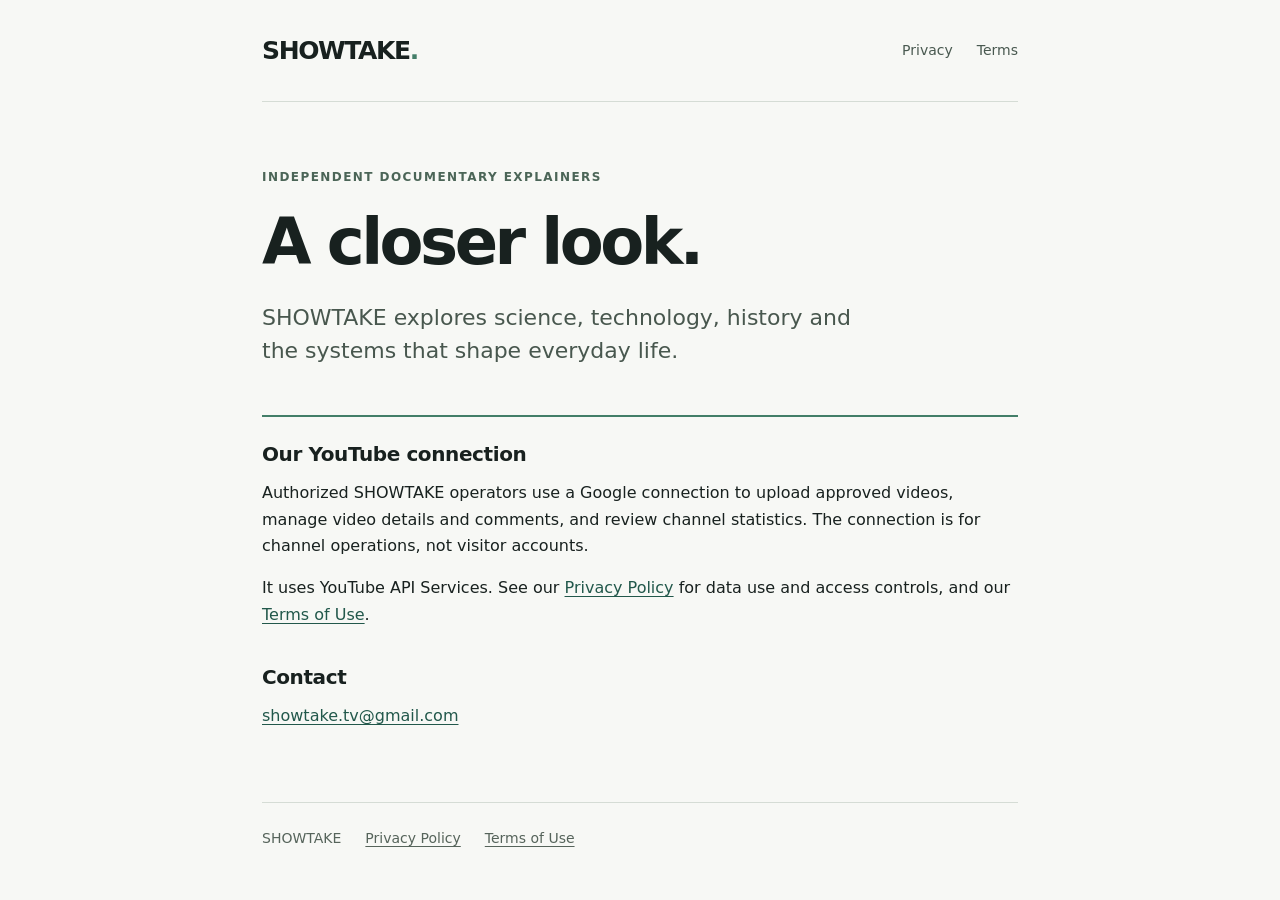
<file: index.html>
<!doctype html>
<html lang="en">
<head>
  <meta charset="utf-8">
  <meta name="google-site-verification" content="1NWOL-35_dJN08CRQ9bNY3_C3-ocvbEBYLJpC6x_840" />
  <meta name="viewport" content="width=device-width, initial-scale=1">
  <meta name="description" content="SHOWTAKE. Independent documentary explainers. Contact and information about our YouTube channel connection.">
  <meta name="referrer" content="no-referrer">
  <meta http-equiv="Content-Security-Policy" content="default-src 'none'; style-src 'self'; base-uri 'none'; form-action 'none'">
  <title>SHOWTAKE</title>
  <link rel="stylesheet" href="style.css">
</head>
<body>
  <header class="site-header">
    <a class="wordmark" href="./" aria-label="SHOWTAKE home">SHOWTAKE<span aria-hidden="true">.</span></a>
    <nav aria-label="Main navigation">
      <a href="privacy.html">Privacy</a>
      <a href="terms.html">Terms</a>
    </nav>
  </header>
  <main id="main">
    <p class="eyebrow">Independent documentary explainers</p>
    <h1>A closer look.</h1>
    <p class="lead">SHOWTAKE explores science, technology, history and the systems that shape everyday life.</p>
    <section class="connection" aria-labelledby="connection-title">
      <h2 id="connection-title">Our YouTube connection</h2>
      <p>Authorized SHOWTAKE operators use a Google connection to upload approved videos, manage video details and comments, and review channel statistics. The connection is for channel operations, not visitor accounts.</p>
      <p>It uses YouTube API Services. See our <a href="privacy.html">Privacy Policy</a> for data use and access controls, and our <a href="terms.html">Terms of Use</a>.</p>
    </section>
    <section aria-labelledby="contact-title">
      <h2 id="contact-title">Contact</h2>
      <p><a href="mailto:showtake.tv@gmail.com">showtake.tv@gmail.com</a></p>
    </section>
  </main>
  <footer><span>SHOWTAKE</span><a href="privacy.html">Privacy Policy</a><a href="terms.html">Terms of Use</a></footer>
</body>
</html>
</file>
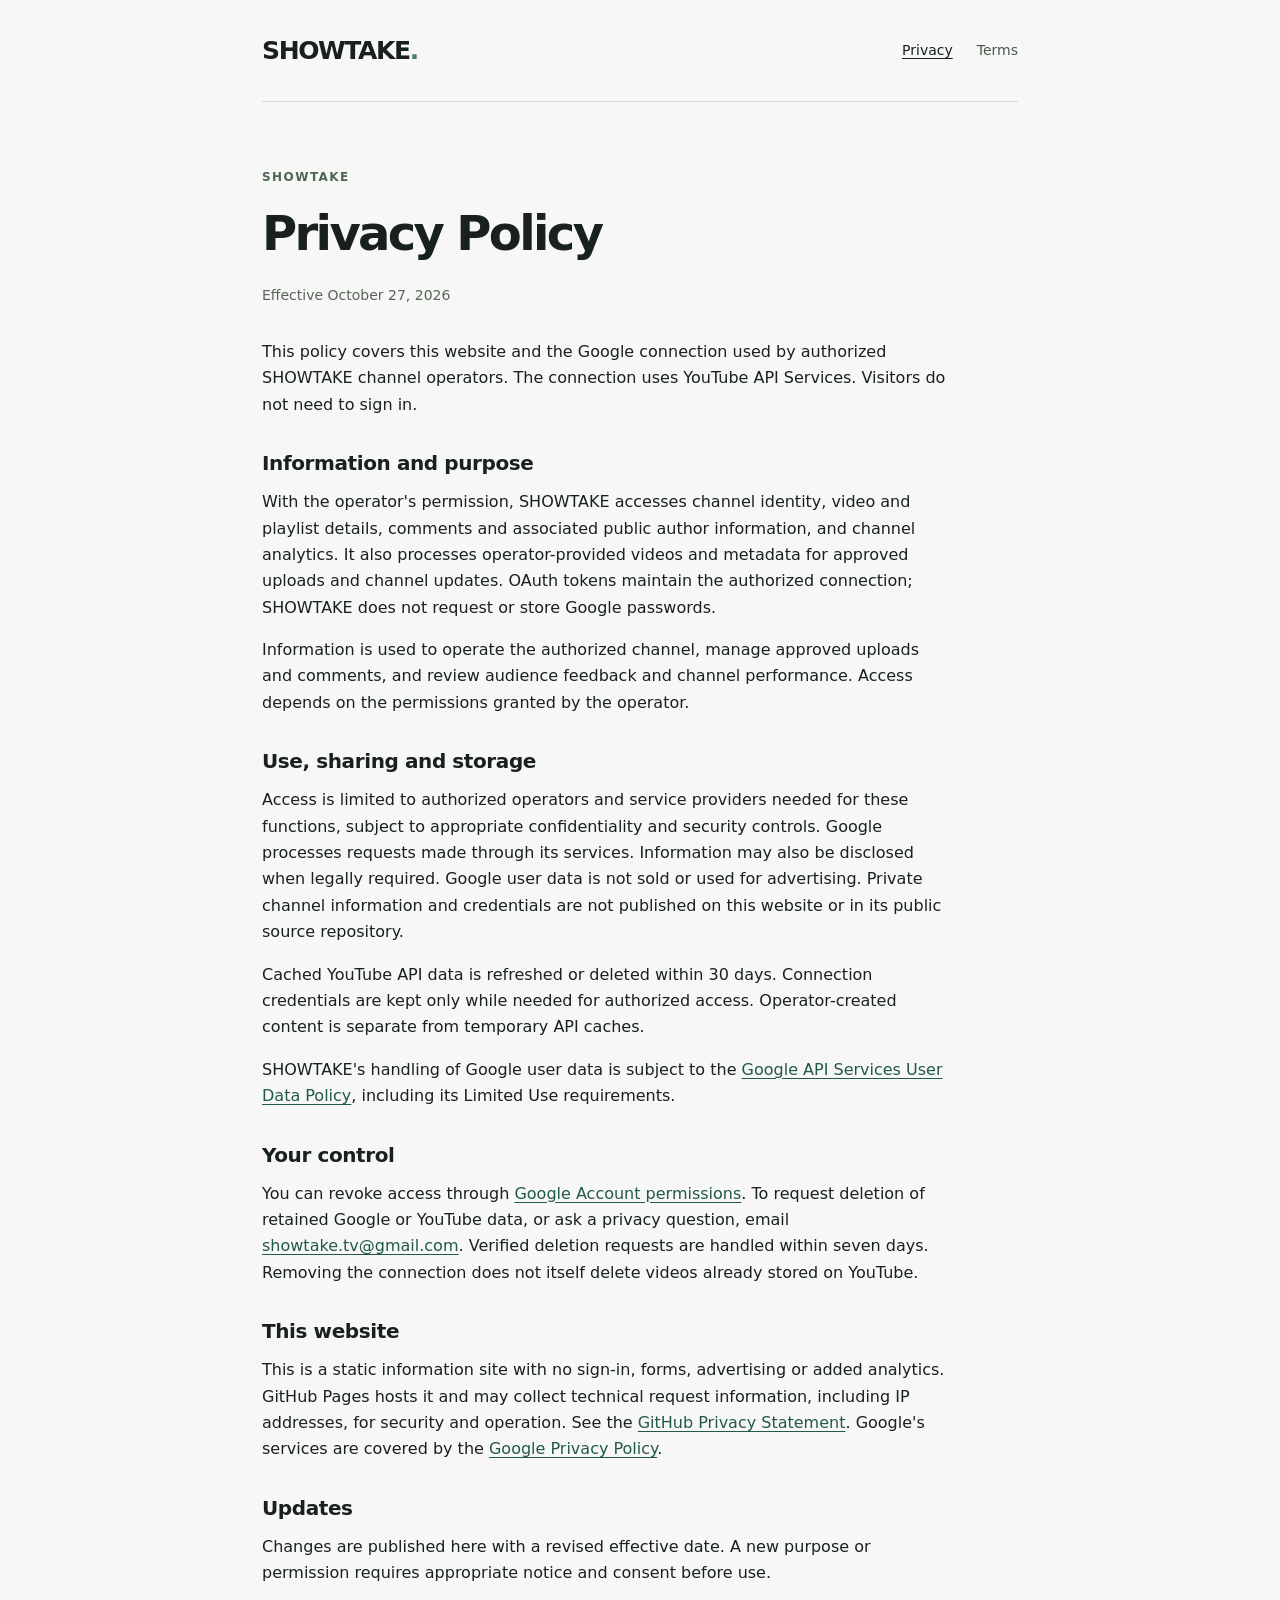
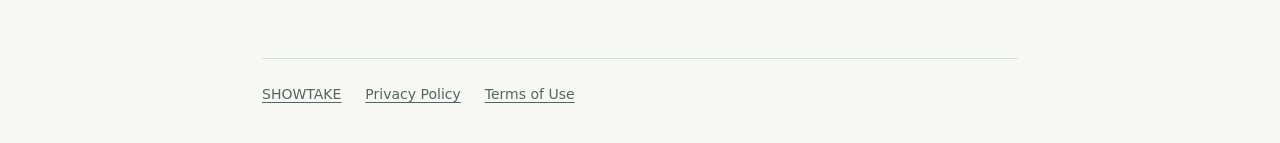
<file: privacy.html>
<!doctype html>
<html lang="en">
<head>
  <meta charset="utf-8">
  <meta name="viewport" content="width=device-width, initial-scale=1">
  <meta name="description" content="How SHOWTAKE handles information used by its Google and YouTube channel connection.">
  <meta name="referrer" content="no-referrer">
  <meta http-equiv="Content-Security-Policy" content="default-src 'none'; style-src 'self'; base-uri 'none'; form-action 'none'">
  <title>Privacy Policy | SHOWTAKE</title>
  <link rel="stylesheet" href="style.css">
</head>
<body>
  <header class="site-header">
    <a class="wordmark" href="./" aria-label="SHOWTAKE home">SHOWTAKE<span aria-hidden="true">.</span></a>
    <nav aria-label="Main navigation"><a href="privacy.html" aria-current="page">Privacy</a><a href="terms.html">Terms</a></nav>
  </header>
  <main id="main" class="policy">
    <p class="eyebrow">SHOWTAKE</p>
    <h1>Privacy Policy</h1>
    <p class="updated">Effective October 27, 2026</p>
    <p>This policy covers this website and the Google connection used by authorized SHOWTAKE channel operators. The connection uses YouTube API Services. Visitors do not need to sign in.</p>
    <h2>Information and purpose</h2>
    <p>With the operator's permission, SHOWTAKE accesses channel identity, video and playlist details, comments and associated public author information, and channel analytics. It also processes operator-provided videos and metadata for approved uploads and channel updates. OAuth tokens maintain the authorized connection; SHOWTAKE does not request or store Google passwords.</p>
    <p>Information is used to operate the authorized channel, manage approved uploads and comments, and review audience feedback and channel performance. Access depends on the permissions granted by the operator.</p>
    <h2>Use, sharing and storage</h2>
    <p>Access is limited to authorized operators and service providers needed for these functions, subject to appropriate confidentiality and security controls. Google processes requests made through its services. Information may also be disclosed when legally required. Google user data is not sold or used for advertising. Private channel information and credentials are not published on this website or in its public source repository.</p>
    <p>Cached YouTube API data is refreshed or deleted within 30 days. Connection credentials are kept only while needed for authorized access. Operator-created content is separate from temporary API caches.</p>
    <p>SHOWTAKE's handling of Google user data is subject to the <a href="https://developers.google.com/terms/api-services-user-data-policy">Google API Services User Data Policy</a>, including its Limited Use requirements.</p>
    <h2>Your control</h2>
    <p>You can revoke access through <a href="https://myaccount.google.com/permissions">Google Account permissions</a>. To request deletion of retained Google or YouTube data, or ask a privacy question, email <a href="mailto:showtake.tv@gmail.com">showtake.tv@gmail.com</a>. Verified deletion requests are handled within seven days. Removing the connection does not itself delete videos already stored on YouTube.</p>
    <h2>This website</h2>
    <p>This is a static information site with no sign-in, forms, advertising or added analytics. GitHub Pages hosts it and may collect technical request information, including IP addresses, for security and operation. See the <a href="https://docs.github.com/en/site-policy/privacy-policies/github-general-privacy-statement">GitHub Privacy Statement</a>. Google's services are covered by the <a href="https://policies.google.com/privacy">Google Privacy Policy</a>.</p>
    <h2>Updates</h2>
    <p>Changes are published here with a revised effective date. A new purpose or permission requires appropriate notice and consent before use.</p>
  </main>
  <footer><a href="./">SHOWTAKE</a><a href="privacy.html">Privacy Policy</a><a href="terms.html">Terms of Use</a></footer>
</body>
</html>
</file>
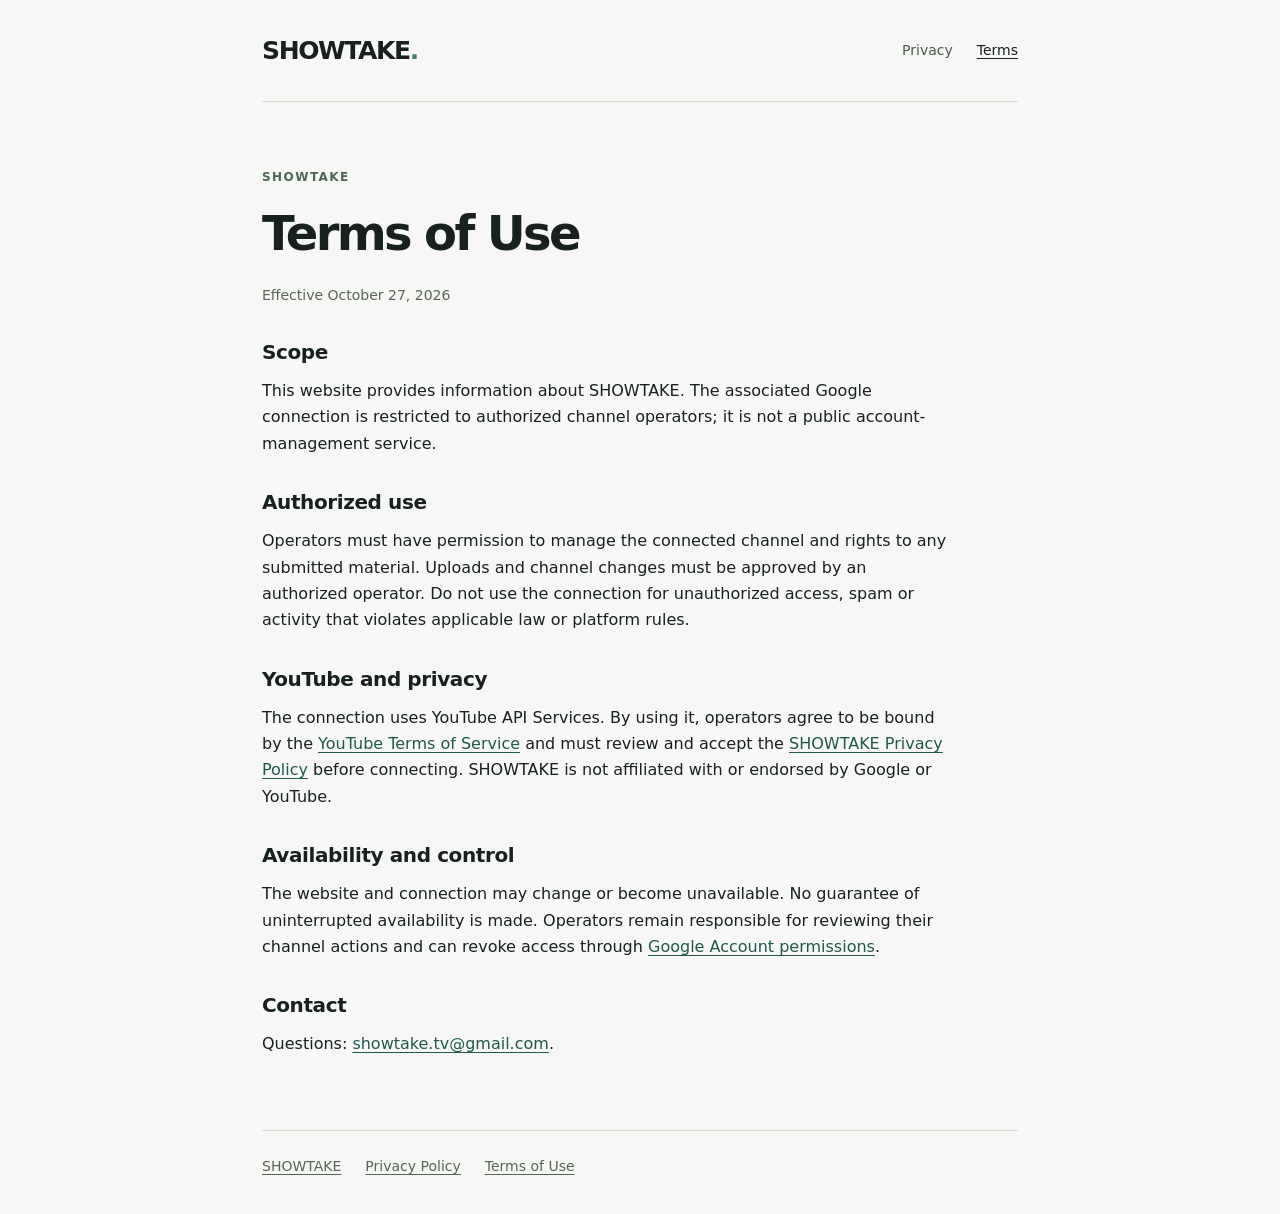
<file: terms.html>
<!doctype html>
<html lang="en">
<head>
  <meta charset="utf-8">
  <meta name="viewport" content="width=device-width, initial-scale=1">
  <meta name="description" content="Terms for the SHOWTAKE information website and authorized YouTube channel connection.">
  <meta name="referrer" content="no-referrer">
  <meta http-equiv="Content-Security-Policy" content="default-src 'none'; style-src 'self'; base-uri 'none'; form-action 'none'">
  <title>Terms of Use | SHOWTAKE</title>
  <link rel="stylesheet" href="style.css">
</head>
<body>
  <header class="site-header">
    <a class="wordmark" href="./" aria-label="SHOWTAKE home">SHOWTAKE<span aria-hidden="true">.</span></a>
    <nav aria-label="Main navigation"><a href="privacy.html">Privacy</a><a href="terms.html" aria-current="page">Terms</a></nav>
  </header>
  <main id="main" class="policy">
    <p class="eyebrow">SHOWTAKE</p>
    <h1>Terms of Use</h1>
    <p class="updated">Effective October 27, 2026</p>
    <h2>Scope</h2>
    <p>This website provides information about SHOWTAKE. The associated Google connection is restricted to authorized channel operators; it is not a public account-management service.</p>
    <h2>Authorized use</h2>
    <p>Operators must have permission to manage the connected channel and rights to any submitted material. Uploads and channel changes must be approved by an authorized operator. Do not use the connection for unauthorized access, spam or activity that violates applicable law or platform rules.</p>
    <h2>YouTube and privacy</h2>
    <p>The connection uses YouTube API Services. By using it, operators agree to be bound by the <a href="https://www.youtube.com/t/terms">YouTube Terms of Service</a> and must review and accept the <a href="privacy.html">SHOWTAKE Privacy Policy</a> before connecting. SHOWTAKE is not affiliated with or endorsed by Google or YouTube.</p>
    <h2>Availability and control</h2>
    <p>The website and connection may change or become unavailable. No guarantee of uninterrupted availability is made. Operators remain responsible for reviewing their channel actions and can revoke access through <a href="https://myaccount.google.com/permissions">Google Account permissions</a>.</p>
    <h2>Contact</h2>
    <p>Questions: <a href="mailto:showtake.tv@gmail.com">showtake.tv@gmail.com</a>.</p>
  </main>
  <footer><a href="./">SHOWTAKE</a><a href="privacy.html">Privacy Policy</a><a href="terms.html">Terms of Use</a></footer>
</body>
</html>
</file>
<file: style.css>
:root {
  color-scheme: light;
  font-family: ui-sans-serif, system-ui, -apple-system, BlinkMacSystemFont, "Segoe UI", sans-serif;
  color: #18211f;
  background: #f7f8f5;
  line-height: 1.65;
  font-synthesis: none;
}
* { box-sizing: border-box; }
body { max-width: 820px; margin: 0 auto; padding: 0 32px; }
a { color: #22584b; text-underline-offset: .2em; }
a:hover { color: #132f28; }
a:focus-visible { outline: 3px solid #9b6b18; outline-offset: 5px; }
.site-header { display: flex; align-items: center; justify-content: space-between; gap: 24px; padding: 30px 0; border-bottom: 1px solid #d5dcd5; }
.wordmark { color: #18211f; text-decoration: none; font-weight: 850; letter-spacing: -.055em; font-size: 25px; }
.wordmark span { color: #437e68; }
nav, footer { display: flex; flex-wrap: wrap; gap: 24px; font-size: 14px; }
nav a { color: #495950; text-decoration: none; }
nav a[aria-current="page"] { color: #18211f; text-decoration: underline; }
main { padding: 66px 0 56px; }
.eyebrow { margin: 0 0 20px; color: #4b6557; font-size: 12px; letter-spacing: .12em; text-transform: uppercase; font-weight: 700; }
h1 { font-size: clamp(40px, 8vw, 64px); line-height: 1.08; letter-spacing: -.055em; margin: 0 0 24px; font-weight: 750; }
.lead { max-width: 600px; font-size: 22px; line-height: 1.5; color: #48574e; margin: 0 0 48px; }
h2 { font-size: 20px; line-height: 1.35; letter-spacing: -.02em; margin: 0 0 12px; }
p { margin: 0 0 16px; }
section + section { margin-top: 36px; }
.connection { border-top: 2px solid #437e68; padding-top: 24px; }
.policy h1 { font-size: clamp(34px, 7vw, 48px); }
.policy h2 { margin-top: 32px; }
.policy p { max-width: 690px; }
.updated { font-size: 14px; color: #56645b; margin: 0 0 32px; }
footer { border-top: 1px solid #d5dcd5; padding: 24px 0 36px; color: #56645b; }
footer a { color: inherit; }
@media (max-width: 480px) {
  body { padding: 0 22px; }
  .site-header { padding: 22px 0; gap: 16px; }
  nav { gap: 16px; }
  main { padding: 44px 0 40px; }
  .lead { font-size: 20px; margin-bottom: 34px; }
  footer { gap: 12px 20px; }
}
</file>
